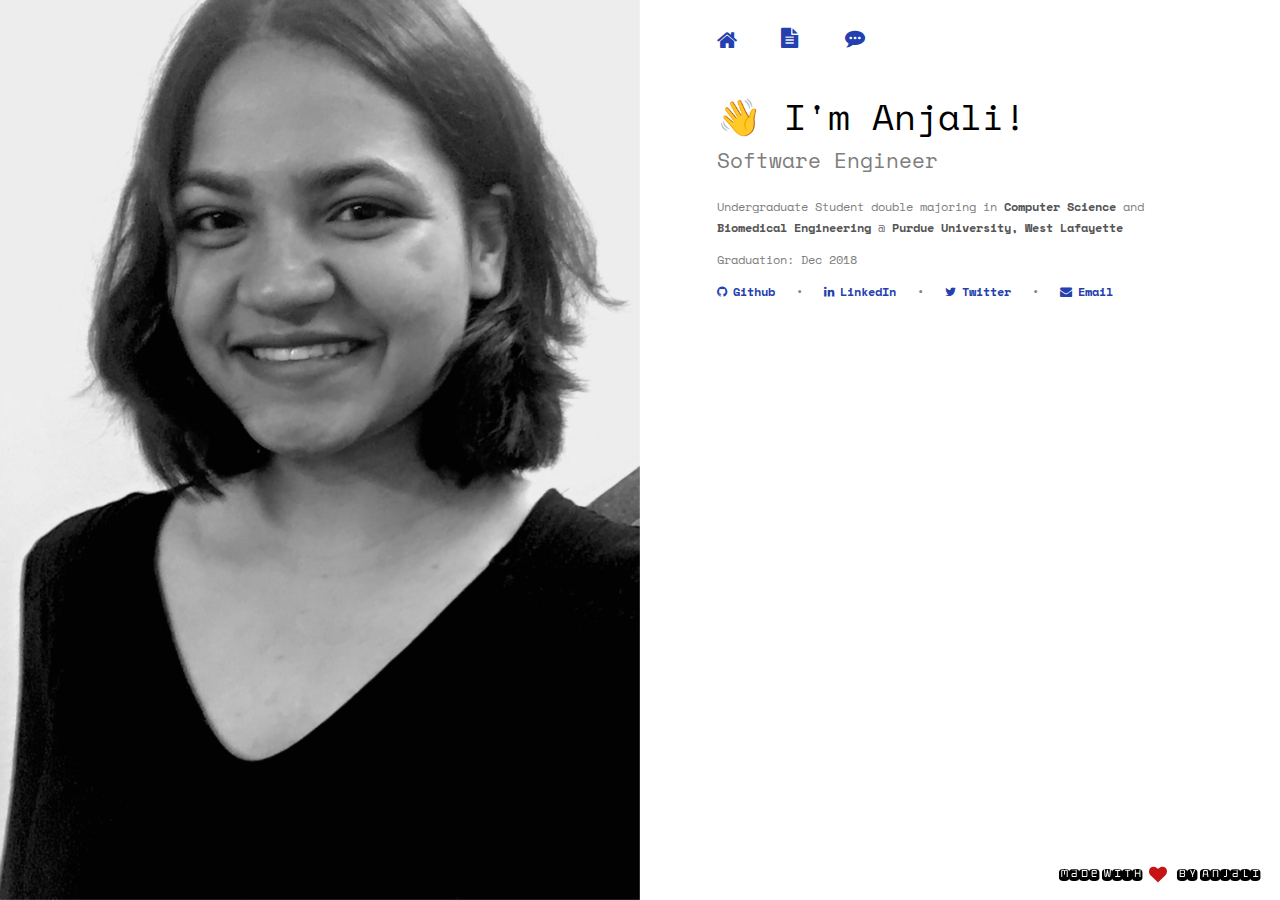
<file: index.html>
<!doctype html>
<html lang="en">
  <head>
    <title>Anjali Malik</title>
    <meta charset="utf-8">
    <meta name="viewport" content="width=device-width, initial-scale=1, shrink-to-fit=no">
    
    <link rel="icon" href="assets/code.png">

    <!-- Fonts -->
    <link href="https://fonts.googleapis.com/css?family=Space+Mono" rel="stylesheet">
    <link href="https://fonts.googleapis.com/css?family=Monofett" rel="stylesheet">
    
    <!-- Bootstrap css -->
    <link rel="stylesheet" href="https://maxcdn.bootstrapcdn.com/bootstrap/3.3.7/css/bootstrap.min.css" integrity="sha384-BVYiiSIFeK1dGmJRAkycuHAHRg32OmUcww7on3RYdg4Va+PmSTsz/K68vbdEjh4u" crossorigin="anonymous">

    <!-- Fontawesome css -->
    <link href="https://maxcdn.bootstrapcdn.com/font-awesome/4.7.0/css/font-awesome.min.css" rel="stylesheet"/>

    <!-- Styling -->
    <link rel="stylesheet" href="css/style.css">
  </head>

  <body>
      <picture style="background-image: url(assets/anjali_picture.JPG);"></picture>
      <maincontainer>
        <!-- Redirects -->
        <a href="index.html" class="redirect-home"><span class="fa fa-home"></span></a>
        <a href="experience.html" class="redirect-resume"><span class="fa fa-file-text"></span></a>
        <a href="contact.html" class="redirect-contact"><span class="fa fa-commenting"></span></a>

        <h1 class="mb-0">👋 I'm Anjali!</h1>
        <div class="mb-5">
        <p class="lead mb-3">Software Engineer</p>
        <p>Undergraduate Student double majoring in <highlight>Computer Science</highlight> and <highlight>Biomedical Engineering</highlight> @ <highlight>Purdue University, West Lafayette</highlight></p>
        <p>Graduation: Dec 2018</p>
        </div>

        <p>
          <a href="https://github.com/anjalimalik" class="mr-2 mb-2"><span class="fa fa-github"></span>Github</a>
          &nbsp; &bull; &nbsp;
          <a href="https://linkedin.com/in/anjalimalik" class="mr-2 mb-2"><span class="fa fa-linkedin"></span>LinkedIn</a>
          &nbsp; &bull; &nbsp;
          <a href="https://twitter.com/anjaliimalik" class="mr-2 mb-2"><span class="fa fa-twitter"></span>Twitter</a>
          &nbsp; &bull; &nbsp;
          <a href="mailto:anjali30malik@gmail.com" class="mr-2 mb-2"><span class="fa fa-envelope"></span>Email</a>
       </p>
      </main-container>
      <madewithlove>
            Made with &thinsp;<i class="fa fa-heart" style="color:#C61313;"></i> &thinsp; by Anjali
      </madewithlove>
    <!-- jQuery (necessary for Bootstrap's JavaScript plugins) -->
    <script src="https://ajax.googleapis.com/ajax/libs/jquery/1.12.4/jquery.min.js"></script>
    <!-- Latest compiled and minified JavaScript -->
    <script src="https://maxcdn.bootstrapcdn.com/bootstrap/3.3.7/js/bootstrap.min.js" integrity="sha384-Tc5IQib027qvyjSMfHjOMaLkfuWVxZxUPnCJA7l2mCWNIpG9mGCD8wGNIcPD7Txa" crossorigin="anonymous"></script>

  </body>
</html>
</file>
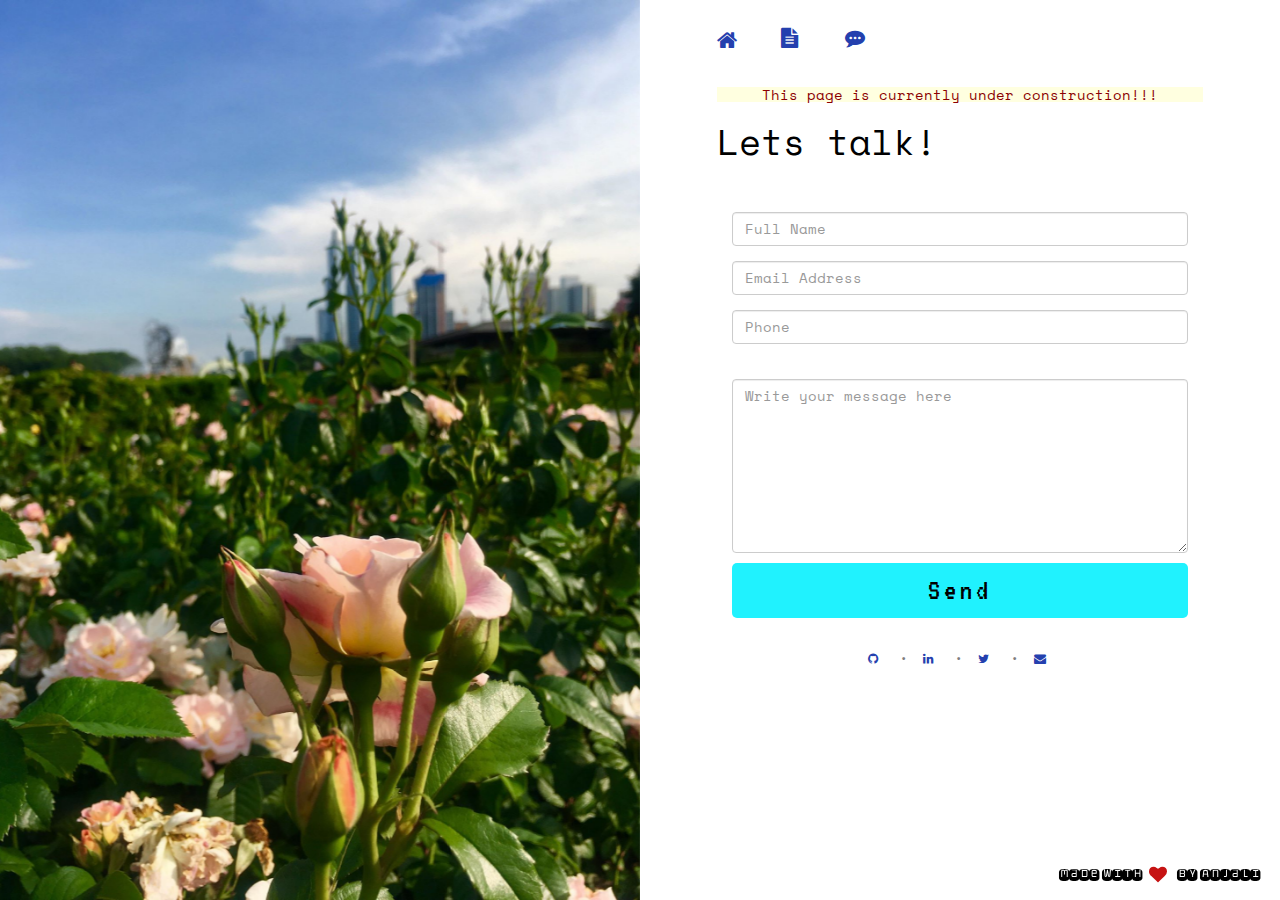
<file: contact.html>
<!doctype html>
<html lang="en">

<head>
  <title>Anjali Malik - Contact</title>
  <meta charset="utf-8">
  <meta name="viewport" content="width=device-width, initial-scale=1, shrink-to-fit=no">

  <link rel="icon" href="assets/code.png">

  <!-- Fonts -->
  <link href="https://fonts.googleapis.com/css?family=Space+Mono" rel="stylesheet">
  <link href="https://fonts.googleapis.com/css?family=VT323" rel="stylesheet">
  <link href="https://fonts.googleapis.com/css?family=Monofett" rel="stylesheet">

  <!-- Bootstrap css -->
  <link rel="stylesheet" href="https://maxcdn.bootstrapcdn.com/bootstrap/3.3.7/css/bootstrap.min.css" integrity="sha384-BVYiiSIFeK1dGmJRAkycuHAHRg32OmUcww7on3RYdg4Va+PmSTsz/K68vbdEjh4u"
    crossorigin="anonymous">

  <!-- Fontawesome css -->
  <link href="https://maxcdn.bootstrapcdn.com/font-awesome/4.7.0/css/font-awesome.min.css" rel="stylesheet" />

  <!-- Styling -->
  <link rel="stylesheet" href="css/style.css">
</head>

<body>
  <picture style="background-image: url(assets/rose2.jpg);"></picture>
  <maincontainer>
    <!-- Redirects -->
    <a href="index.html" class="redirect-home"><span class="fa fa-home"></span></a>
    <a href="experience.html" class="redirect-resume"><span class="fa fa-file-text"></span></a>
    <a href="contact.html" class="redirect-contact"><span class="fa fa-commenting"></span></a>

    <h5 class="mb-0" style="text-align: center; color: darkred; background-color: lightyellow;">This page is currently under construction!!!</h5>
    <h1 class="mb-0">Lets talk!</h1>

    <form action="#" method="post">
      <div class="row mb-4" style="margin: 50px 0 15px 0;">
        <div class="col-md-12">
          <input type="text" class="form-control" placeholder="Full Name">
        </div>
      </div>
      <div class="row mb-4" style="margin: 10px 0 15px 0;">
        <div class="col-md-12">
          <input type="text" class="form-control" placeholder="Email Address">
        </div>
      </div>
      <div class="row mb-4" style="margin: 10px 0 35px 0;">
        <div class="col-md-12">
          <input type="text" class="form-control" placeholder="Phone">
        </div>
      </div>
      <div class="row mb-4" style="margin: 10px 0 10px 0;">
        <div class="col-md-12">
          <textarea name="#" id="" class="form-control" placeholder="Write your message here" rows="8"></textarea>
        </div>
      </div>
      <div class="row" style="margin: 10px 0 10px 0;">
        <div class="col-md-12">
          <input type="submit" class="btn btn-block btnContact" value="Send">
        </div>
      </div>
    </form>

    <p style="text-align: center; margin-top: 30px;">
      <a href="https://github.com/anjalimalik" class="mr-2 mb-2"><span class="fa fa-github"></span></a> &thinsp; &bull; &thinsp;
      <a href="https://linkedin.com/in/anjalimalik" class="mr-2 mb-2"><span class="fa fa-linkedin"></span></a> &thinsp; &bull;
      &thinsp;
      <a href="https://twitter.com/anjaliimalik" class="mr-2 mb-2"><span class="fa fa-twitter"></span></a> &thinsp; &bull;
      &thinsp;
      <a href="mailto:anjali30malik@gmail.com" class="mr-2 mb-2"><span class="fa fa-envelope"></span></a>
    </p>
  </maincontainer>
  <madewithlove>
      Made with &thinsp;<i class="fa fa-heart" style="color:#C61313;"></i> &thinsp; by Anjali
  </madewithlove>

  <!-- jQuery (necessary for Bootstrap's JavaScript plugins) -->
  <script src="https://ajax.googleapis.com/ajax/libs/jquery/1.12.4/jquery.min.js"></script>
  <!-- Latest compiled and minified JavaScript -->
  <script src="https://maxcdn.bootstrapcdn.com/bootstrap/3.3.7/js/bootstrap.min.js" integrity="sha384-Tc5IQib027qvyjSMfHjOMaLkfuWVxZxUPnCJA7l2mCWNIpG9mGCD8wGNIcPD7Txa"
    crossorigin="anonymous"></script>

</body>

</html>
</file>
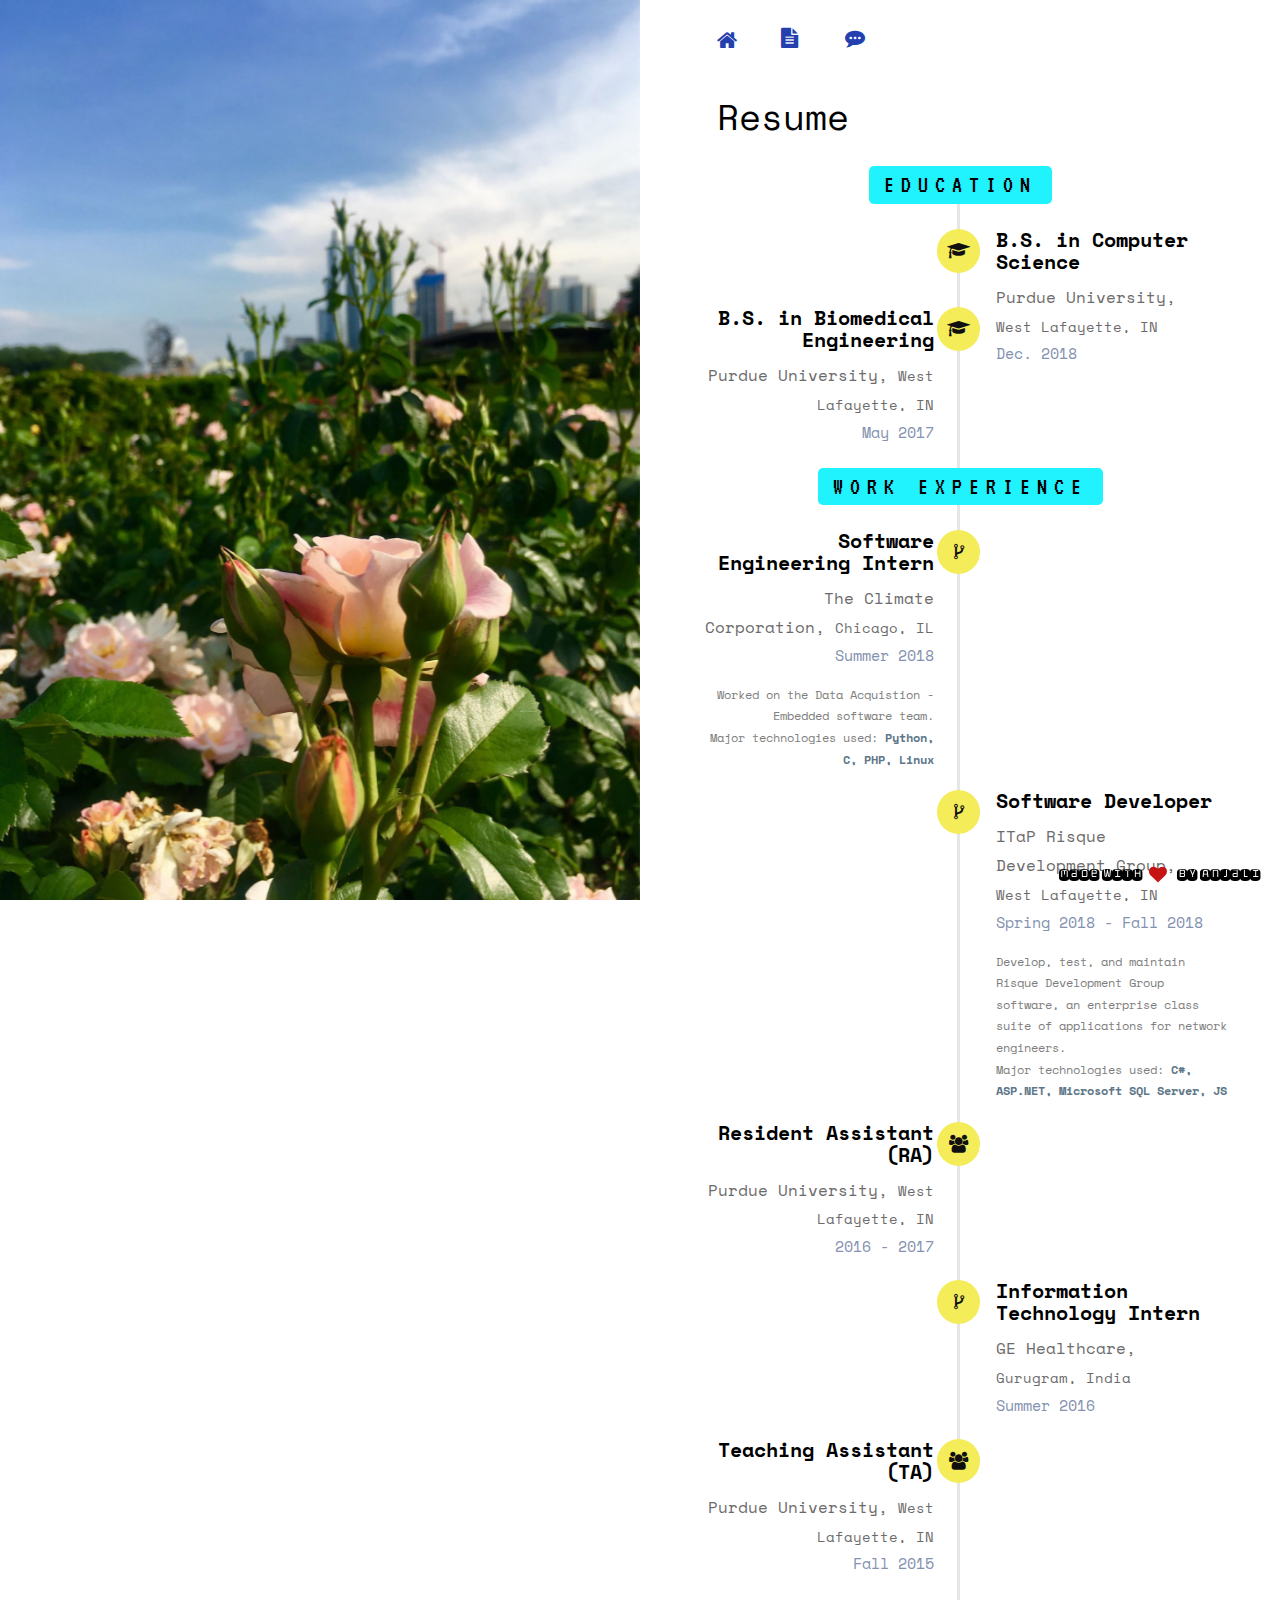
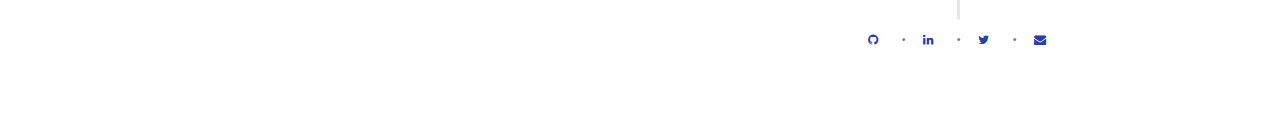
<file: experience.html>
<!doctype html>
<html lang="en">

<head>
  <title>Anjali Malik - Resume</title>
  <meta charset="utf-8">
  <meta name="viewport" content="width=device-width, initial-scale=1, shrink-to-fit=no">

  <link rel="icon" href="assets/code.png">

  <!-- Fonts -->
  <link href="https://fonts.googleapis.com/css?family=Space+Mono" rel="stylesheet">
  <link href="https://fonts.googleapis.com/css?family=VT323" rel="stylesheet">
  <!--<link href="https://fonts.googleapis.com/css?family=Source+Code+Pro" rel="stylesheet">-->
  <link href="https://fonts.googleapis.com/css?family=Monofett" rel="stylesheet">

  <!-- Bootstrap css -->
  <link rel="stylesheet" href="https://maxcdn.bootstrapcdn.com/bootstrap/3.3.7/css/bootstrap.min.css" integrity="sha384-BVYiiSIFeK1dGmJRAkycuHAHRg32OmUcww7on3RYdg4Va+PmSTsz/K68vbdEjh4u"
    crossorigin="anonymous">

  <!-- Fontawesome css -->
  <link href="https://maxcdn.bootstrapcdn.com/font-awesome/4.7.0/css/font-awesome.min.css" rel="stylesheet" />

  <!-- Styling -->
  <link rel="stylesheet" href="css/style.css">
</head>

<body>
  <picture style="background-image: url(assets/rose2.jpg);"></picture>
  <maincontainer>
    <!-- Redirects -->
    <a href="index.html" class="redirect-home"><span class="fa fa-home"></span></a>
    <a href="experience.html" class="redirect-resume"><span class="fa fa-file-text"></span></a>
    <a href="contact.html" class="redirect-contact"><span class="fa fa-commenting"></span></a>

    <h1 class="mb-0">Resume</h1>

    <div class="row">
      <ul class="timeline">
        <li class="timeline-heading">
          <div>
            <h3 class="timeline-section">Education</h3>
          </div>
        </li>
        <li>
          <div class="timeline-anchor"><i class="fa fa-graduation-cap"></i></div>
          <div class="timeline-item right">
            <h3 class="timeline-title shift-right">B.S. in
              <extra>Computer Science</extra>
            </h3>
            <span class="timeline-subtitle shift-right">Purdue University, <location> West Lafayette, IN </location></span>
            <span class="shift-right date">Dec. 2018</span>
          </div>
        </li>
        <li style="margin-top: -80px;">
          <div class="timeline-anchor"><i class="fa fa-graduation-cap"></i></div>
          <div class="timeline-item left">
            <h3 class="timeline-title shift-left">B.S. in
              <extra>Biomedical Engineering</extra>
            </h3>
            <span class="timeline-subtitle shift-left">Purdue University, <location> West Lafayette, IN </location></span>
            <span class="shift-left date">May 2017</span>
          </div>
        </li>
        <br>
        <li class="timeline-heading">
          <div>
            <h3 class="timeline-section">Work Experience</h3>
          </div>
        </li>
        <li>
          <div class="timeline-anchor"><i class="fa fa-code-fork"></i></div>
          <div class="timeline-item left">
            <h3 class="timeline-title shift-left">Software Engineering Intern</h3>
            <span class="timeline-subtitle shift-left">The Climate Corporation, <location>Chicago, IL</location></span>
            <span class="shift-left date">Summer 2018</span>
            <div class="shift-left" style="margin-top: 15px;">
              <p> Worked on the Data Acquistion - Embedded software team. <br>Major technologies used:
                <tech>Python, C, PHP, Linux</tech>
              </p>
            </div>
          </div>
        </li>
        <li>
          <div class="timeline-anchor"><i class="fa fa-code-fork"></i></div>
          <div class="timeline-item right">
            <h3 class="timeline-title shift-right">Software Developer</h3>
            <span class="timeline-subtitle shift-right">ITaP Risque Development Group, <location> West Lafayette, IN </location></span>
            <span class="shift-right date">Spring 2018 - Fall 2018</span>
            <div class="shift-right" style="margin-top: 15px;">
              <p>Develop, test, and maintain Risque Development Group software, an enterprise class suite of applications for
                network engineers.
                <br>Major technologies used:
                <tech>C#, ASP.NET, Microsoft SQL Server, JS</tech>
              </p>
            </div>
          </div>
        </li>
        <li>
          <div class="timeline-anchor"><i class="fa fa-users"></i></div>
          <div class="timeline-item left">
            <h3 class="timeline-title shift-left">Resident Assistant (RA)</h3>
            <span class="timeline-subtitle shift-left">Purdue University, <location>West Lafayette, IN</location></span>
            <span class="shift-left date">2016 - 2017</span>
          </div>
        </li>
        <li>
          <div class="timeline-anchor"><i class="fa fa-code-fork"></i></div>
          <div class="timeline-item right">
            <h3 class="timeline-title shift-right">Information Technology Intern</h3>
            <span class="timeline-subtitle shift-right">GE Healthcare,<location> Gurugram, India</location></span>
            <span class="shift-right date">Summer 2016</span>
          </div>
        </li>
        <li>
          <div class="timeline-anchor"><i class="fa fa-users"></i></div>
          <div class="timeline-item left">
            <h3 class="timeline-title shift-left">Teaching Assistant (TA)</h3>
            <span class="timeline-subtitle shift-left"> Purdue University, <location>West Lafayette, IN</location></span>
            <span class="shift-left date">Fall 2015</span>
          </div>
        </li>
        <br>
      </ul>
    </div>

    <p style="text-align: center; margin-top: 10px;">
      <a href="https://github.com/anjalimalik" class="mr-2 mb-2"><span class="fa fa-github"></span></a> &thinsp; &bull; &thinsp;
      <a href="https://linkedin.com/in/anjalimalik" class="mr-2 mb-2"><span class="fa fa-linkedin"></span></a> &thinsp; &bull;
      &thinsp;
      <a href="https://twitter.com/anjaliimalik" class="mr-2 mb-2"><span class="fa fa-twitter"></span></a> &thinsp; &bull;
      &thinsp;
      <a href="mailto:anjali30malik@gmail.com" class="mr-2 mb-2"><span class="fa fa-envelope"></span></a>
    </p>
  </maincontainer>
  <madewithlove>
      Made with &thinsp;<i class="fa fa-heart" style="color:#C61313;"></i> &thinsp; by Anjali
  </madewithlove>

  <!-- jQuery (necessary for Bootstrap's JavaScript plugins) -->
  <script src="https://ajax.googleapis.com/ajax/libs/jquery/1.12.4/jquery.min.js"></script>
  <!-- Latest compiled and minified JavaScript -->
  <script src="https://maxcdn.bootstrapcdn.com/bootstrap/3.3.7/js/bootstrap.min.js" integrity="sha384-Tc5IQib027qvyjSMfHjOMaLkfuWVxZxUPnCJA7l2mCWNIpG9mGCD8wGNIcPD7Txa"
    crossorigin="anonymous"></script>

</body>

</html>
</file>
<file: css/style.css>
body {
    font-family: "Space Mono", Arial, serif;
    font-weight: 400;
    font-size: 12px;
    line-height: 1.8;
    color: #7E7E7E;
    background: #fff;
}

highlight {
    font-family: "Space Mono", Arial, serif;
    font-weight: 600;
    font-size: 12px;
    color: #555555;
}

extra {
    font-weight: 600;
}

tech {
    font-weight: 900;
    color: #607789;
}

madewithlove {
    font-family: "Monofett", Arial, serif;
    font-size: 18px;
    color: #000000;
    z-index: 101;
    bottom: 10px;
    right: 20px;
    position: fixed;;
}

span {
    margin-right: 0.5em;
}

a {
    font-family: "Space Mono", Arial, serif;
    -webkit-transition: .3s all ease;
    -o-transition: .3s all ease;
    transition: .3s all ease;
    font-weight: 550;
    color: #2440AE;
    text-decoration: none;
}

a:hover {
    /*color: #A398EF;*/
    color: #F4EC59;
    text-decoration: none;
}
  
h1, h2, h3, h4, h5, h6 {
    font-family: "Space Mono", Arial, serif;
    color: #000;
}
  
maincontainer, picture {
    width: 100%;
}
  
@media (min-width: 576px) {
    maincontainer, picture {
      width: 50%;
    }
}
  
picture {
    background-position: center top;
    background-size: cover;
    height: 400px;
    position: relative;
}
  
@media (min-width: 576px) {
    picture {
      float: left;
      height: 100vh;
      position: fixed;
      left: 0;
      top: 0;
    }
}
  
maincontainer {
    float: right;
    padding: 6%;
    position: relative;
}

.redirect-home {
    float: left;
    position: absolute;
    top: 20px;
    color: #2440AE;
    font-size: 22px;
}

.redirect-resume {
    float: left;
    position: absolute;
    top: 20px;
    left: 22%;
    color: #2440AE;
    font-size: 20px;
}
.redirect-contact {
    float: left;
    position: absolute;
    top: 20px;
    left: 32%;
    color: #2440AE;
    font-size: 20px;
}

.redirect-home:hover, .redirect-resume:hover, .redirect-contact:hover {
    color: #F4EC59;
}

/* Experience Page specific */

.timeline {
    text-align: center;
    list-style: none;
    padding: 20px 0 20px;
    position: relative;
    max-width: 1200px;
    margin: 0 auto;
}

.timeline::after {
    content: '';
    position: absolute;
    width: 3px;
    background-color: #e6e6e6;
    top: 20px;
    bottom: 0;
    left: 50%;
    margin-left: -3px;
    z-index: -10;
}

.timeline-heading {
    text-align: center;
    display: inline-block;
    padding: 0px 15px;
    text-transform: uppercase;
    letter-spacing: 7px;
    background: #20F2FE;
    -webkit-border-radius: 5px;
    -moz-border-radius: 5px;
    -ms-border-radius: 5px;
    border-radius: 5px;
    margin-bottom:5px;
    z-index: 100;
}

.timeline-section {
    margin: 5px 0 5px 0; 
    font-size:25px; 
    color: black; 
    font-family: 'VT323', Arial, serif;
}

location {
    font-size: 14px;
}

.date {
    font-size: 15px;
    color: #8491B0;
}

.timeline-item {
    position: relative;
    background-color: inherit;
    width: 50%;
}

.timeline-title {
    font-size: 20px;
    font-weight: 550;
}

.timeline-subtitle {
    display: block;
    font-size: 16px;
    font-weight: 350;
    color: #6C6B6B;
}

.timeline > li > .timeline-anchor {
    color: #101010;
    width: 43px;
    height: 43px;
    position: absolute;
    left: 50%;
    margin-left: -23px;
    background-color: #F4EC59;
    z-index: 50;
    display: table;
    -webkit-border-radius: 50%;
    -moz-border-radius: 50%;
    -ms-border-radius: 50%;
    border-radius: 50%;
}

.left {
    left: 0;
    text-align: right;
    margin-right: 10px;
}
.right {
    left: 50%;
    text-align: left;
    margin-left: 10px;
}
.shift-right {
    margin-left: 10%;
}
.shift-left {
    margin-right: 10%;
}

/* TODO */
/* Small screens */
@media (max-width: 992px) {
    ul.timeline:before {
      left: 90px;
    }
    ul.timeline > li > .timeline-anchor {
      left: 15px;
      margin-left: 0;
      top: 16px;
    }
  
    ul.timeline > li > .timeline-item {
      float: right;
    }
  
    ul.timeline > li > .timeline-item:before {
      border-left-width: 0;
      border-right-width: 15px;
      left: -15px;
      right: auto;
    }
  
    ul.timeline > li > .timeline-item:after {
      border-left-width: 0;
      border-right-width: 14px;
      left: -14px;
      right: auto;
    }
}

@media screen and (max-width: 768px) {
    .timeline > li > .timeline-anchor {
      margin-left: -10px !important;
    }
  }
  @media screen and (max-width: 992px) {
    .timeline > li > .timeline-anchor {
      margin-left: -10px !important;
    }
  }
  .timeline > li > .timeline-anchor i {
    display: table-cell;
    vertical-align: middle;
    height: 44px;
    font-size: 18px;
}

@media screen and (max-width: 992px) {
    maincontainer, picture {
        width: 100%;
    }
    picture {
        top: 0;
    }

    .redirect-contact, .redirect-home, .redirect-resume {
        margin-bottom: 20px;
    }

    .left, .right{
        left: 0;
        text-align: right;
    }
}

@media screen and (max-width: 600px) {
    .timeline::after {
      left: 31px;
    }
    .timeline-item {
      width: 100%;
      padding-left: 70px;
      padding-right: 25px;
    }
    .right {
      left: 0%;
    }
}

/* Contact Page specific */

.btnContact {
    font-family: 'VT323', Arial, serif; 
    font-size: 30px; 
    letter-spacing: 4px; 
    color: black; 
    background-color: #20F2FE;
    border: none;
    border-radius: 5px;
}
</file>
